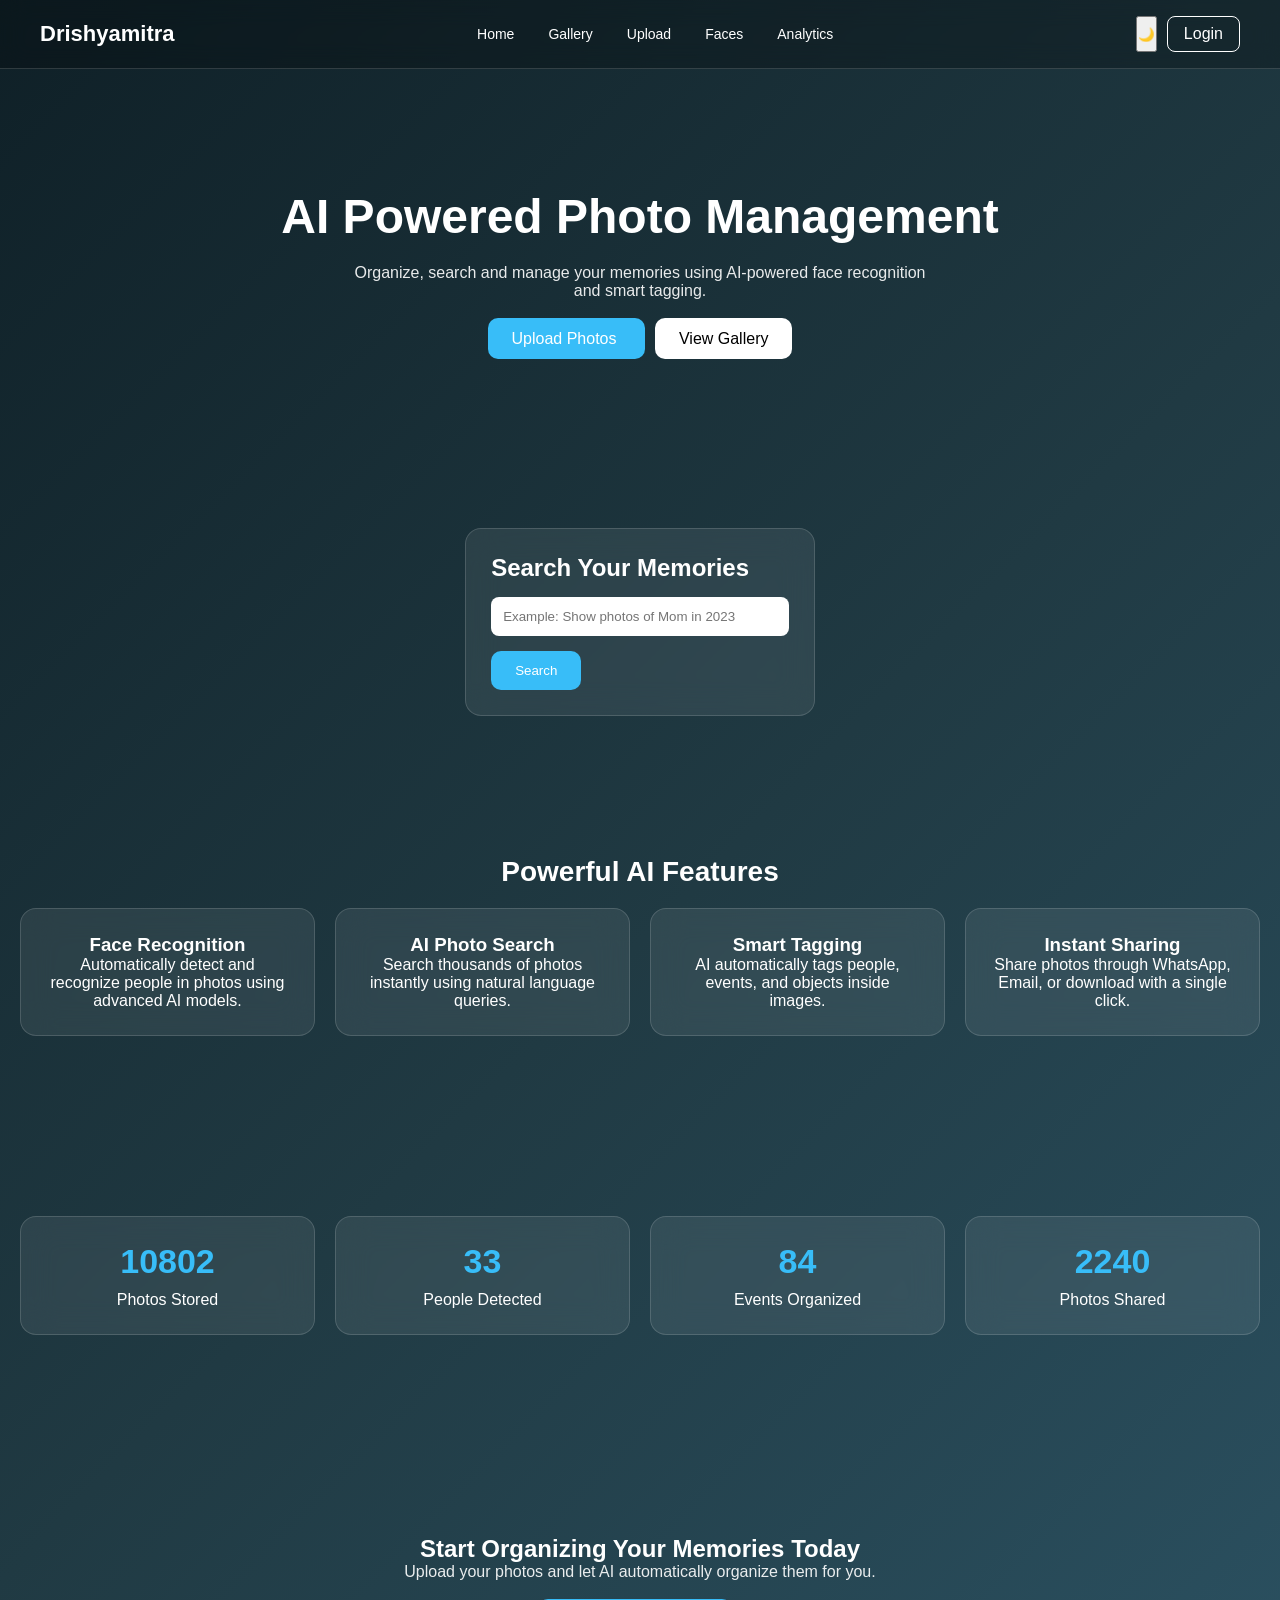
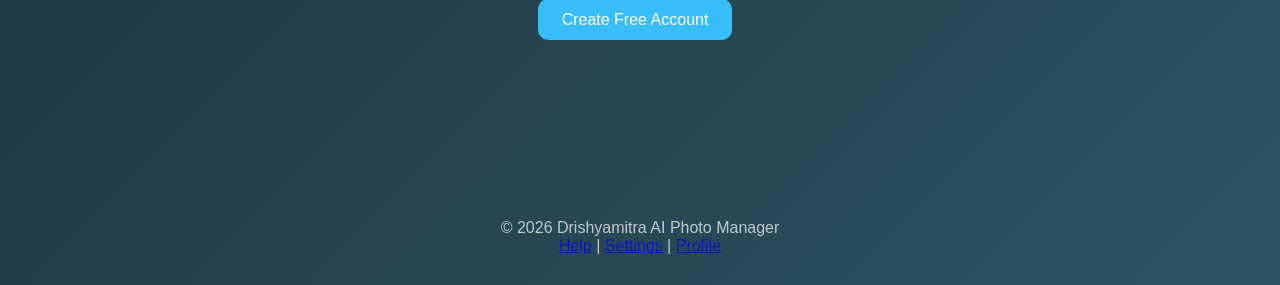
<file: index.html>
<!DOCTYPE html>
<html lang="en">

<head>

<meta charset="UTF-8">
<meta name="viewport" content="width=device-width, initial-scale=1.0">

<title>Drishyamitra - AI Photo Manager</title>

<link rel="stylesheet" href="css/style.css">

<script defer src="js/app.js"></script>

</head>


<body>

<!-- NAVBAR -->

<header class="navbar">

<div class="logo">
Drishyamitra
</div>

<nav class="nav-links">

<a href="index.html">Home</a>
<a href="pages/gallery.html">Gallery</a>
<a href="pages/upload.html">Upload</a>
<a href="pages/faces.html">Faces</a>
<a href="pages/analytics.html">Analytics</a>

</nav>

<div class="nav-actions">

<button class="dark-toggle" onclick="toggleDark()">
🌙
</button>

<a href="pages/login.html" class="btn-outline">
Login
</a>

</div>

</header>



<!-- HERO SECTION -->

<section class="hero">

<h1>
AI Powered Photo Management
</h1>

<p>
Organize, search and manage your memories using
AI-powered face recognition and smart tagging.
</p>

<div class="hero-buttons">

<a href="pages/upload.html" class="btn-primary">
Upload Photos
</a>

<a href="pages/gallery.html" class="btn-secondary">
View Gallery
</a>

</div>

</section>



<!-- AI SEARCH -->

<section class="search-section">

<div class="glass-card search-card">

<h2>Search Your Memories</h2>

<input
id="searchInput"
type="text"
placeholder="Example: Show photos of Mom in 2023"
class="search-input"
/>

<button class="btn-primary" onclick="searchPhotos()">
Search
</button>

</div>

</section>



<!-- FEATURES -->

<section class="features">

<h2 class="section-title">
Powerful AI Features
</h2>

<div class="features-grid">

<div class="glass-card feature-card">

<h3>Face Recognition</h3>

<p>
Automatically detect and recognize people in photos
using advanced AI models.
</p>

</div>


<div class="glass-card feature-card">

<h3>AI Photo Search</h3>

<p>
Search thousands of photos instantly using natural
language queries.
</p>

</div>


<div class="glass-card feature-card">

<h3>Smart Tagging</h3>

<p>
AI automatically tags people, events, and objects
inside images.
</p>

</div>


<div class="glass-card feature-card">

<h3>Instant Sharing</h3>

<p>
Share photos through WhatsApp, Email, or download
with a single click.
</p>

</div>

</div>

</section>



<!-- STATISTICS -->

<section class="stats">

<div class="stats-grid">

<div class="glass-card stat">

<h2 id="photosCount">15432</h2>
<p>Photos Stored</p>

</div>

<div class="glass-card stat">

<h2 id="peopleCount">48</h2>
<p>People Detected</p>

</div>

<div class="glass-card stat">

<h2 id="eventsCount">120</h2>
<p>Events Organized</p>

</div>

<div class="glass-card stat">

<h2 id="sharedCount">3200</h2>
<p>Photos Shared</p>

</div>

</div>

</section>



<!-- CALL TO ACTION -->

<section class="hero">

<h2>
Start Organizing Your Memories Today
</h2>

<p>
Upload your photos and let AI automatically organize them
for you.
</p>

<a href="pages/register.html" class="btn-primary">
Create Free Account
</a>

</section>



<!-- FOOTER -->

<footer class="footer">

<p>
© 2026 Drishyamitra AI Photo Manager
</p>

<p>

<a href="pages/help.html">Help</a> |
<a href="pages/settings.html">Settings</a> |
<a href="pages/profile.html">Profile</a>

</p>

</footer>


</body>
</html>
</file>
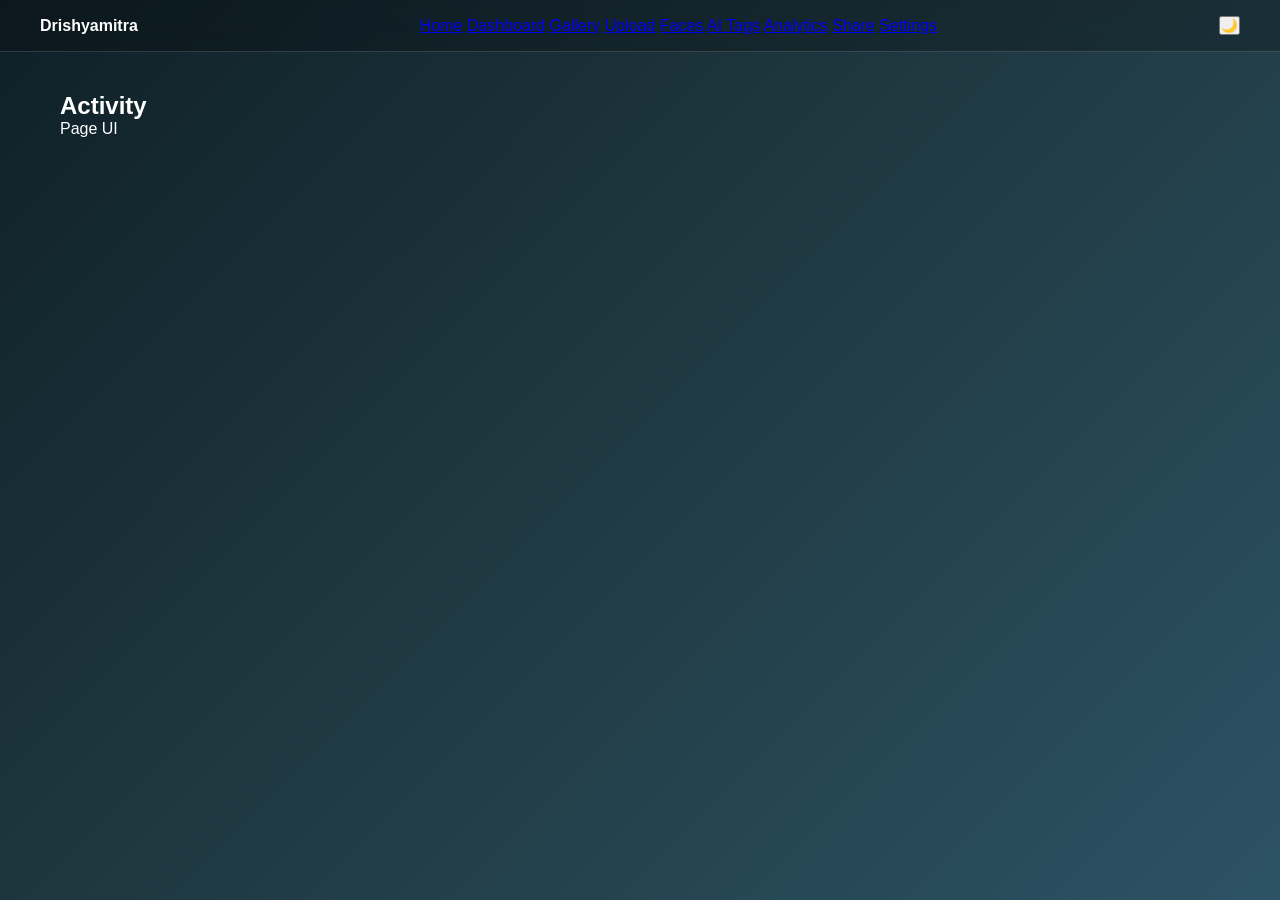
<file: pages/activity.html>
<!DOCTYPE html>
<html>
<head>
<title>Activity</title>
<link rel="stylesheet" href="../css/style.css">
<script src="../js/app.js"></script>
</head>
<body>

<div class="navbar">
<div><b>Drishyamitra</b></div>
<div>
<a href="../index.html">Home</a>
<a href="dashboard.html">Dashboard</a>
<a href="gallery.html">Gallery</a>
<a href="upload.html">Upload</a>
<a href="faces.html">Faces</a>
<a href="tags.html">AI Tags</a>
<a href="analytics.html">Analytics</a>
<a href="share.html">Share</a>
<a href="settings.html">Settings</a>
</div>
<button onclick="toggleDark()">🌙</button>
</div>

<div class="container">

<div class="card"><h2>Activity</h2><p>Page UI</p></div>

</div>

<div id="lightbox" class="lightbox" onclick="closeLightbox()">
<img id="lightbox-img">
</div>

</body>
</html>
</file>
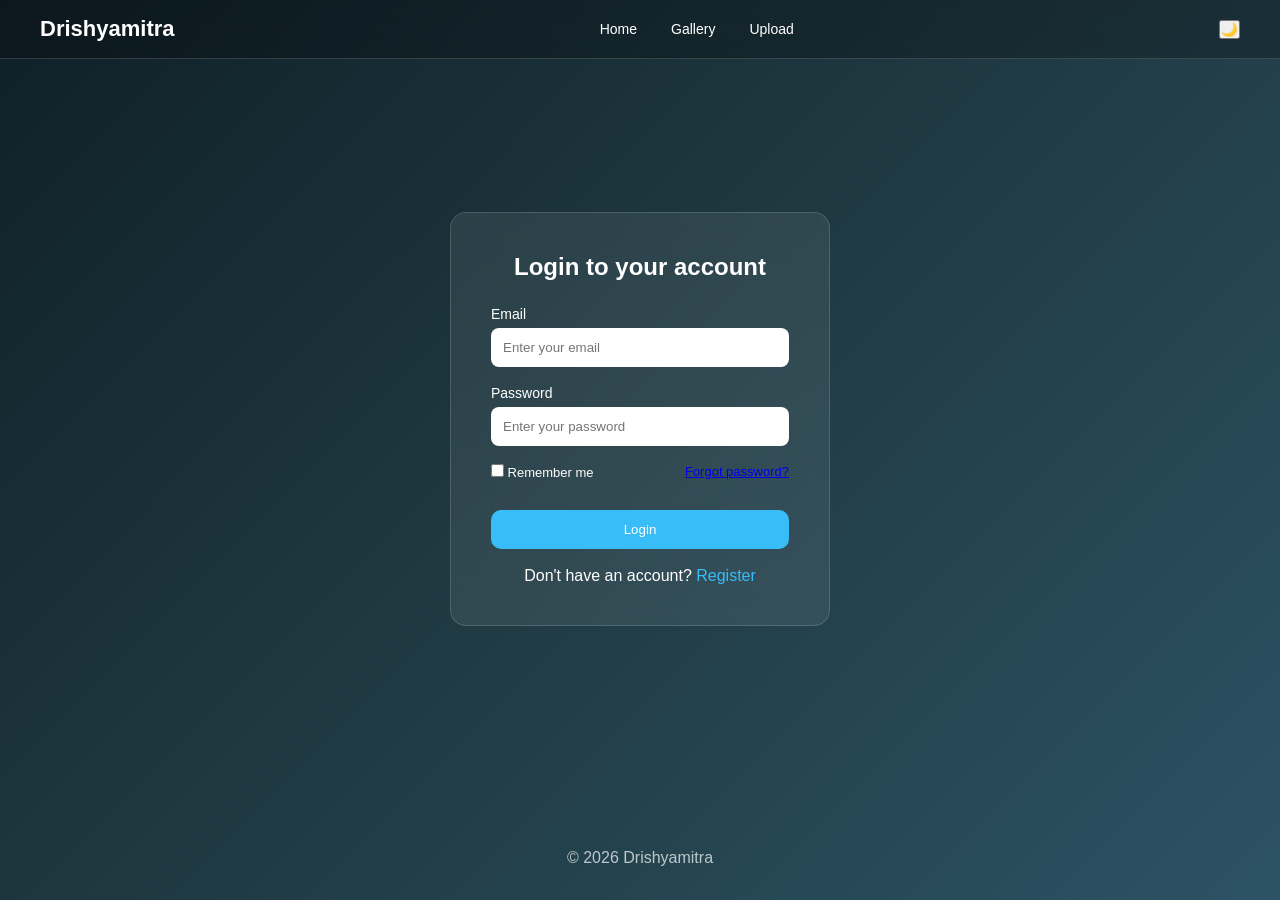
<file: pages/analytics.html>
<!DOCTYPE html>
<html>
<head>
<title>Analytics</title>
<link rel="stylesheet" href="../css/style.css">
<script src="../js/app.js"></script>
</head>
<body>

<div class="navbar">
<div><b>Drishyamitra</b></div>
<div>
<a href="../index.html">Home</a>
<a href="dashboard.html">Dashboard</a>
<a href="gallery.html">Gallery</a>
<a href="upload.html">Upload</a>
<a href="faces.html">Faces</a>
<a href="tags.html">AI Tags</a>
<a href="analytics.html">Analytics</a>
<a href="share.html">Share</a>
<a href="settings.html">Settings</a>
</div>
<button onclick="toggleDark()">🌙</button>
</div>

<div class="container">

<div class="analytics-grid">
<div class="card"><h3>Total Photos</h3><p>15432</p></div>
<div class="card"><h3>People Detected</h3><p>48</p></div>
<div class="card"><h3>Events</h3><p>123</p></div>
</div>

</div>

<div id="lightbox" class="lightbox" onclick="closeLightbox()">
<img id="lightbox-img">
</div>

</body>
</html>
</file>
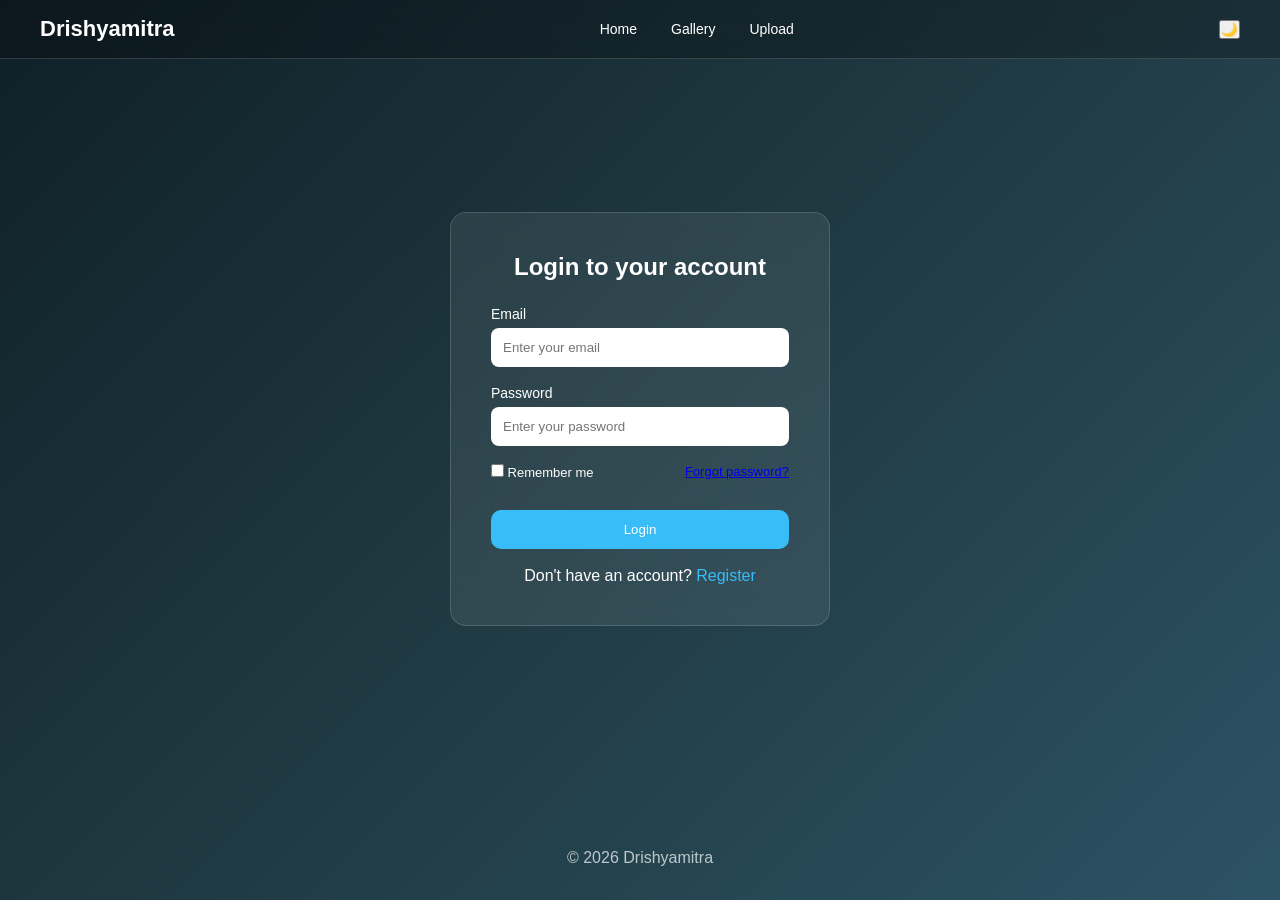
<file: pages/dashboard.html>
<!DOCTYPE html>
<html lang="en">

<head>

<meta charset="UTF-8">
<meta name="viewport" content="width=device-width, initial-scale=1.0">

<title>Dashboard | Drishyamitra</title>

<link rel="stylesheet" href="../css/style.css">

<script defer src="../js/app.js"></script>

</head>

<body>

<header class="navbar">

<div class="logo">
Drishyamitra
</div>

<nav class="nav-links">

<a href="../index.html">Home</a>
<a href="dashboard.html">Dashboard</a>
<a href="gallery.html">Gallery</a>
<a href="upload.html">Upload</a>
<a href="faces.html">Faces</a>
<a href="tags.html">AI Tags</a>
<a href="analytics.html">Analytics</a>
<a href="share.html">Share</a>
<a href="settings.html">Settings</a>

</nav>

<div class="nav-actions">

<button onclick="toggleDark()">🌙</button>

</div>

</header>



<!-- DASHBOARD -->

<div class="container">

<h1 class="section-title">Dashboard</h1>

<p style="margin-bottom:30px;">
Welcome back! Here is an overview of your photo collection.
</p>



<!-- STATISTICS -->

<div class="stats-grid">

<div class="glass-card stat">

<h2 id="photosCount">15432</h2>
<p>Total Photos</p>

</div>

<div class="glass-card stat">

<h2 id="peopleCount">48</h2>
<p>People Recognized</p>

</div>

<div class="glass-card stat">

<h2 id="eventsCount">120</h2>
<p>Events Organized</p>

</div>

<div class="glass-card stat">

<h2 id="sharedCount">3200</h2>
<p>Photos Shared</p>

</div>

</div>



<!-- QUICK ACTIONS -->

<h2 class="section-title" style="margin-top:50px;">
Quick Actions
</h2>

<div class="features-grid">

<a href="upload.html" class="glass-card">

<h3>Upload Photos</h3>

<p>Add new photos to your collection</p>

</a>

<a href="gallery.html" class="glass-card">

<h3>View Gallery</h3>

<p>Browse your photo library</p>

</a>

<a href="faces.html" class="glass-card">

<h3>Face Recognition</h3>

<p>Manage detected people</p>

</a>

<a href="analytics.html" class="glass-card">

<h3>View Analytics</h3>

<p>Check AI statistics and insights</p>

</a>

</div>



<!-- RECENT PHOTOS -->

<h2 class="section-title" style="margin-top:50px;">
Recent Photos
</h2>

<div class="masonry">

<img src="https://picsum.photos/400?1">
<img src="https://picsum.photos/400?2">
<img src="https://picsum.photos/400?3">
<img src="https://picsum.photos/400?4">
<img src="https://picsum.photos/400?5">
<img src="https://picsum.photos/400?6">

</div>


</div>



<!-- LIGHTBOX -->

<div id="lightbox" class="lightbox" onclick="closeLightbox()">
<img id="lightbox-img">
</div>



<footer class="footer">

© 2026 Drishyamitra

</footer>

</body>
</html>
</file>
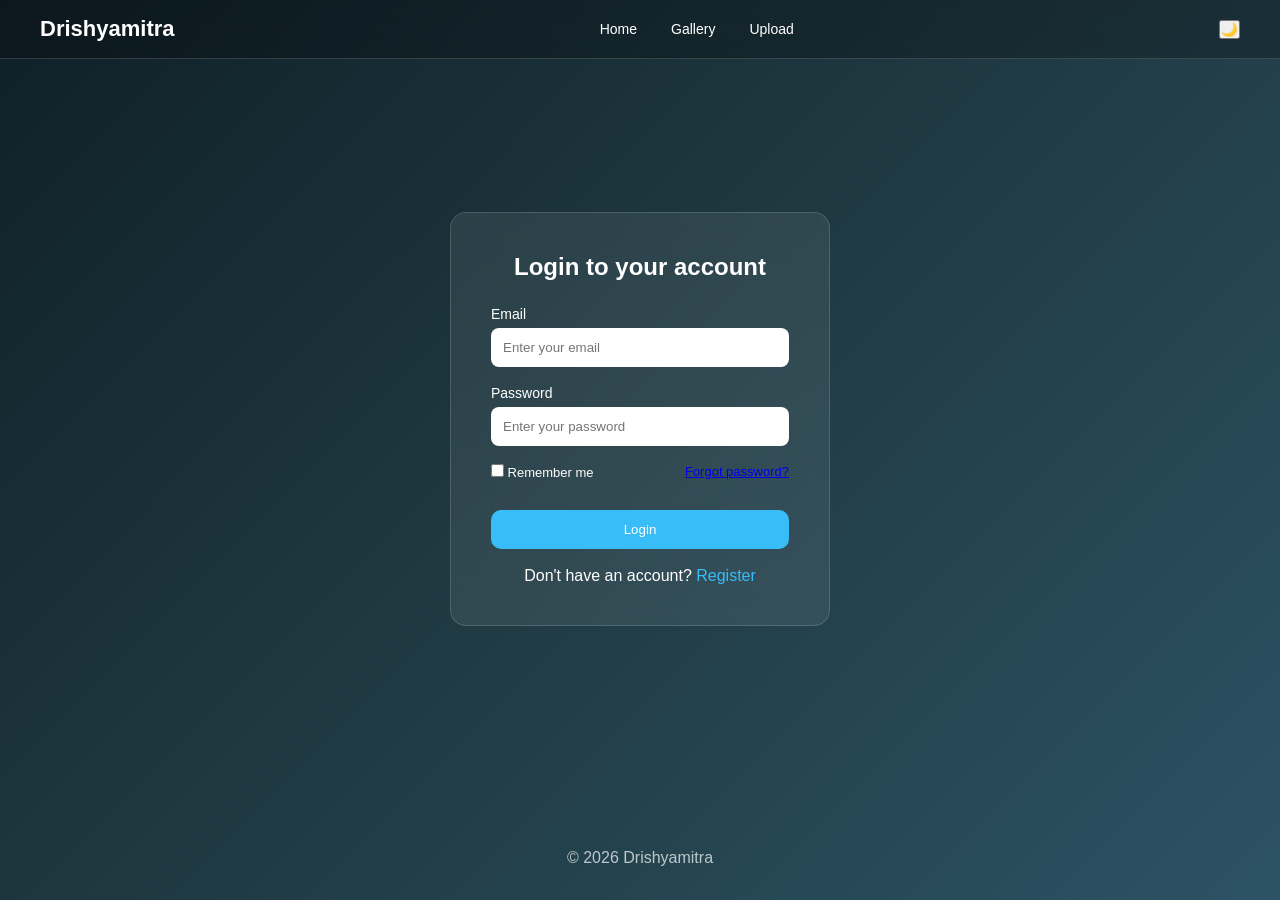
<file: pages/faces.html>
<!DOCTYPE html>
<html>
<head>
<title>Faces</title>
<link rel="stylesheet" href="../css/style.css">
<script src="../js/app.js"></script>
</head>
<body>

<div class="navbar">
<div><b>Drishyamitra</b></div>
<div>
<a href="../index.html">Home</a>
<a href="dashboard.html">Dashboard</a>
<a href="gallery.html">Gallery</a>
<a href="upload.html">Upload</a>
<a href="faces.html">Faces</a>
<a href="tags.html">AI Tags</a>
<a href="analytics.html">Analytics</a>
<a href="share.html">Share</a>
<a href="settings.html">Settings</a>
</div>
<button onclick="toggleDark()">🌙</button>
</div>

<div class="container">

<div class="card">
<h2>Face Recognition</h2>
<p>Detected faces (demo UI)</p>
<img src="https://picsum.photos/200">
<img src="https://picsum.photos/201">
</div>

</div>

<div id="lightbox" class="lightbox" onclick="closeLightbox()">
<img id="lightbox-img">
</div>

</body>
</html>
</file>
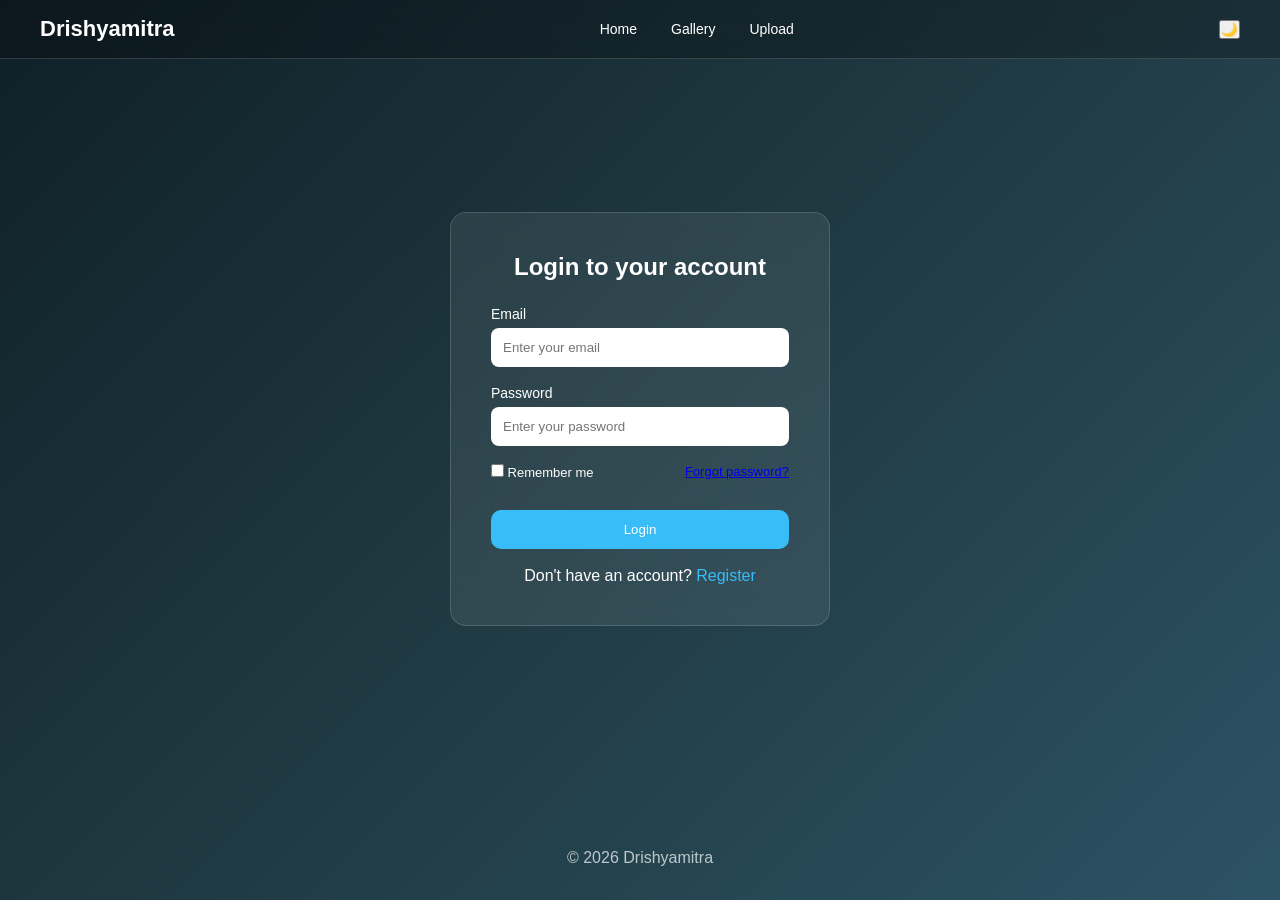
<file: pages/gallery.html>
<!DOCTYPE html>
<html>
<head>
<title>Gallery</title>
<link rel="stylesheet" href="../css/style.css">
<script src="../js/app.js"></script>
</head>
<body>

<div class="navbar">
<div><b>Drishyamitra</b></div>
<div>
<a href="../index.html">Home</a>
<a href="dashboard.html">Dashboard</a>
<a href="gallery.html">Gallery</a>
<a href="upload.html">Upload</a>
<a href="faces.html">Faces</a>
<a href="tags.html">AI Tags</a>
<a href="analytics.html">Analytics</a>
<a href="share.html">Share</a>
<a href="settings.html">Settings</a>
</div>
<button onclick="toggleDark()">🌙</button>
</div>

<div class="container">

<div class="card">
<h2>Masonry Gallery</h2>
<div class="masonry"><img src="https://picsum.photos/500?1" onclick="openLightbox(this.src)"><img src="https://picsum.photos/500?2" onclick="openLightbox(this.src)"><img src="https://picsum.photos/500?3" onclick="openLightbox(this.src)"><img src="https://picsum.photos/500?4" onclick="openLightbox(this.src)"><img src="https://picsum.photos/500?5" onclick="openLightbox(this.src)"><img src="https://picsum.photos/500?6" onclick="openLightbox(this.src)"><img src="https://picsum.photos/500?7" onclick="openLightbox(this.src)"><img src="https://picsum.photos/500?8" onclick="openLightbox(this.src)"><img src="https://picsum.photos/500?9" onclick="openLightbox(this.src)"><img src="https://picsum.photos/500?10" onclick="openLightbox(this.src)"><img src="https://picsum.photos/500?11" onclick="openLightbox(this.src)"><img src="https://picsum.photos/500?12" onclick="openLightbox(this.src)"></div>
</div>

</div>

<div id="lightbox" class="lightbox" onclick="closeLightbox()">
<img id="lightbox-img">
</div>

</body>
</html>
</file>
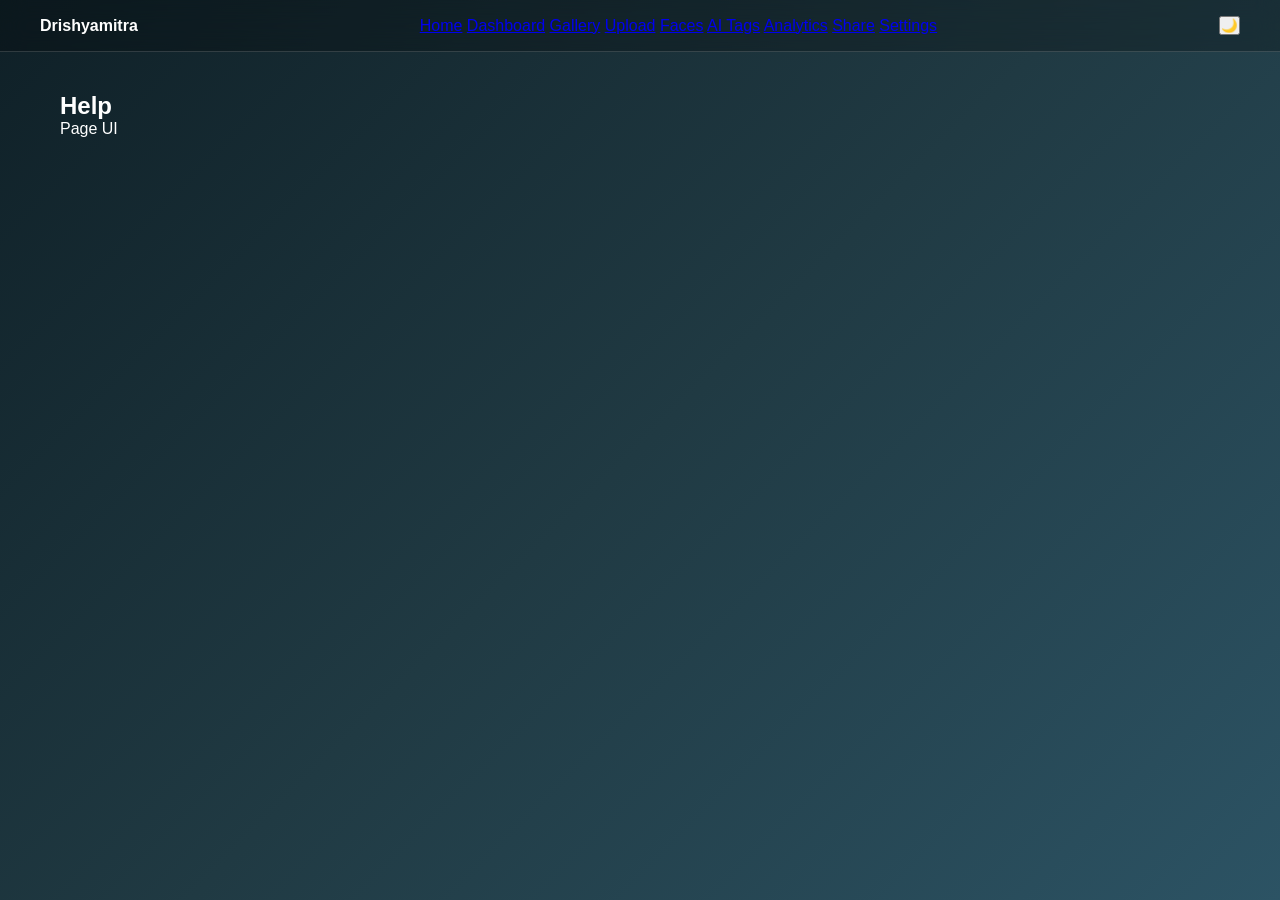
<file: pages/help.html>
<!DOCTYPE html>
<html>
<head>
<title>Help</title>
<link rel="stylesheet" href="../css/style.css">
<script src="../js/app.js"></script>
</head>
<body>

<div class="navbar">
<div><b>Drishyamitra</b></div>
<div>
<a href="../index.html">Home</a>
<a href="dashboard.html">Dashboard</a>
<a href="gallery.html">Gallery</a>
<a href="upload.html">Upload</a>
<a href="faces.html">Faces</a>
<a href="tags.html">AI Tags</a>
<a href="analytics.html">Analytics</a>
<a href="share.html">Share</a>
<a href="settings.html">Settings</a>
</div>
<button onclick="toggleDark()">🌙</button>
</div>

<div class="container">

<div class="card"><h2>Help</h2><p>Page UI</p></div>

</div>

<div id="lightbox" class="lightbox" onclick="closeLightbox()">
<img id="lightbox-img">
</div>

</body>
</html>
</file>
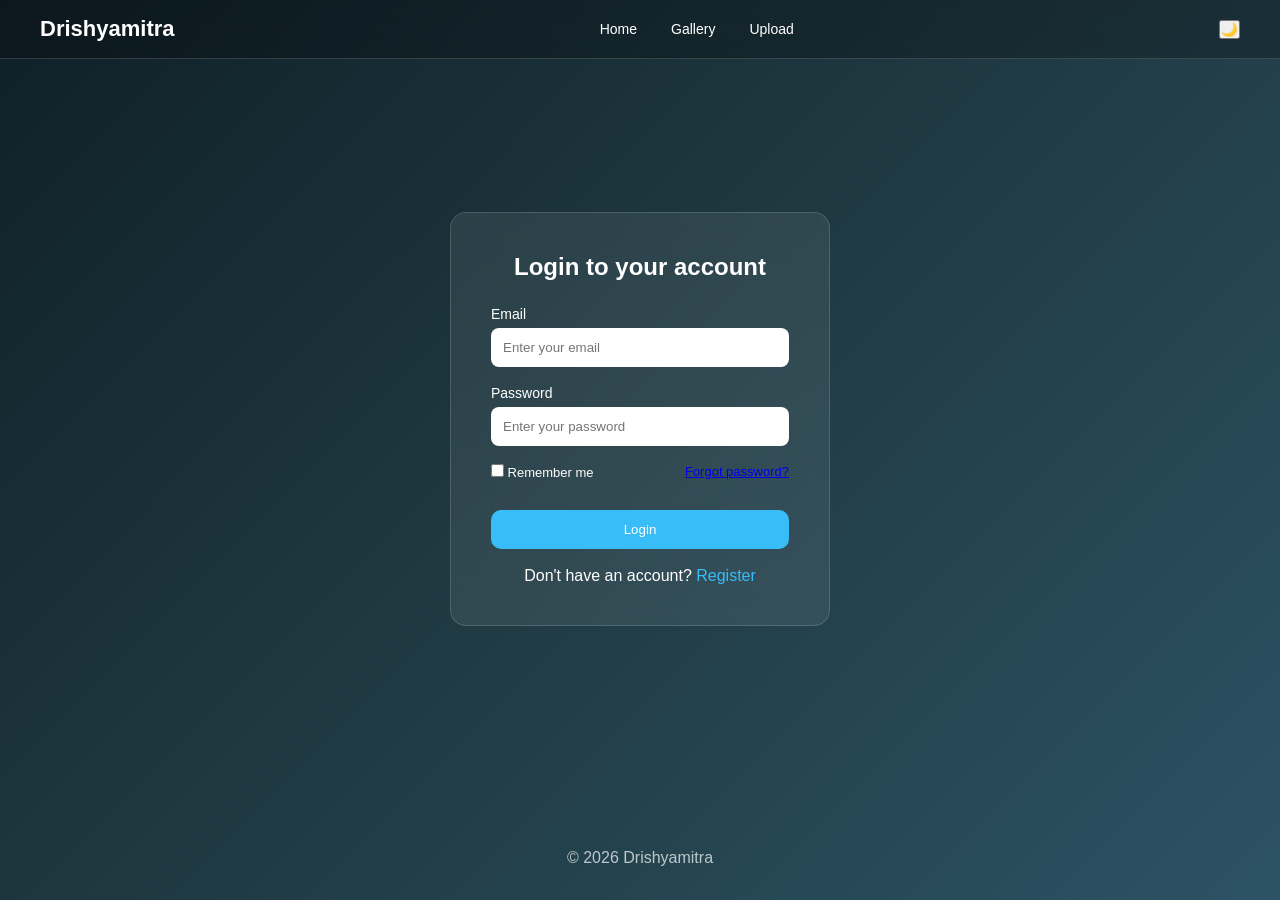
<file: pages/login.html>
<!DOCTYPE html>
<html lang="en">

<head>

<meta charset="UTF-8">
<meta name="viewport" content="width=device-width, initial-scale=1.0">

<title>Login | Drishyamitra</title>

<link rel="stylesheet" href="../css/style.css">

<script defer src="../js/app.js"></script>

</head>

<body>

<header class="navbar">

<div class="logo">Drishyamitra</div>

<nav class="nav-links">

<a href="../index.html">Home</a>
<a href="gallery.html">Gallery</a>
<a href="upload.html">Upload</a>

</nav>

<div class="nav-actions">

<button onclick="toggleDark()">🌙</button>

</div>

</header>


<!-- LOGIN SECTION -->

<section class="login-section">

<div class="login-container">

<h2>Login to your account</h2>

<form onsubmit="loginUser(event)">

<div class="form-group">

<label>Email</label>

<input
type="email"
id="email"
placeholder="Enter your email"
required
>

</div>


<div class="form-group">

<label>Password</label>

<input
type="password"
id="password"
placeholder="Enter your password"
required
>

</div>


<div class="form-options">

<label>
<input type="checkbox"> Remember me
</label>

<a href="#">Forgot password?</a>

</div>


<button class="btn-primary login-btn">
Login
</button>

</form>


<p class="register-text">

Don't have an account?

<a href="register.html">
Register
</a>

</p>

</div>

</section>


<footer class="footer">

© 2026 Drishyamitra

</footer>

</body>
</html>
</file>
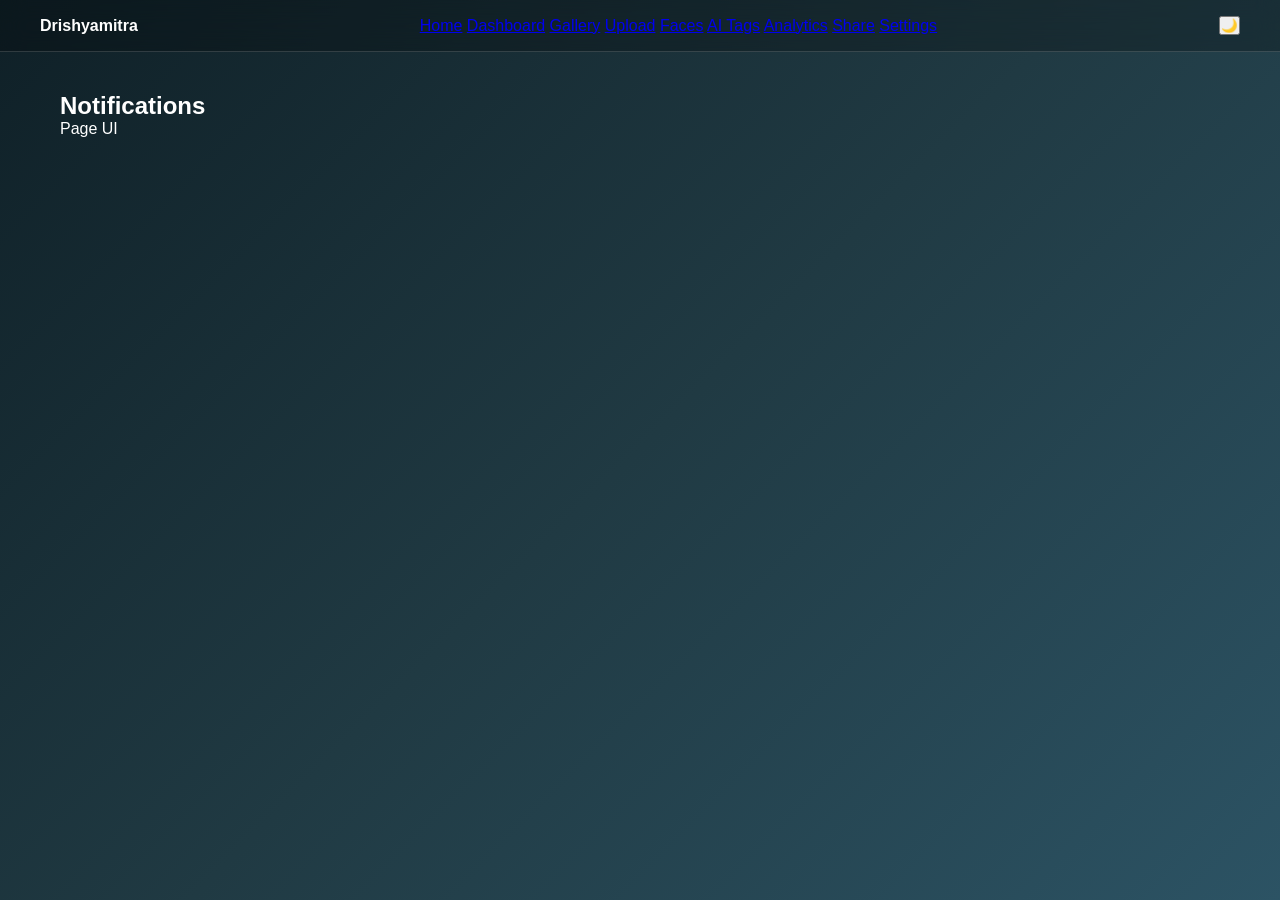
<file: pages/notifications.html>
<!DOCTYPE html>
<html>
<head>
<title>Notifications</title>
<link rel="stylesheet" href="../css/style.css">
<script src="../js/app.js"></script>
</head>
<body>

<div class="navbar">
<div><b>Drishyamitra</b></div>
<div>
<a href="../index.html">Home</a>
<a href="dashboard.html">Dashboard</a>
<a href="gallery.html">Gallery</a>
<a href="upload.html">Upload</a>
<a href="faces.html">Faces</a>
<a href="tags.html">AI Tags</a>
<a href="analytics.html">Analytics</a>
<a href="share.html">Share</a>
<a href="settings.html">Settings</a>
</div>
<button onclick="toggleDark()">🌙</button>
</div>

<div class="container">

<div class="card"><h2>Notifications</h2><p>Page UI</p></div>

</div>

<div id="lightbox" class="lightbox" onclick="closeLightbox()">
<img id="lightbox-img">
</div>

</body>
</html>
</file>
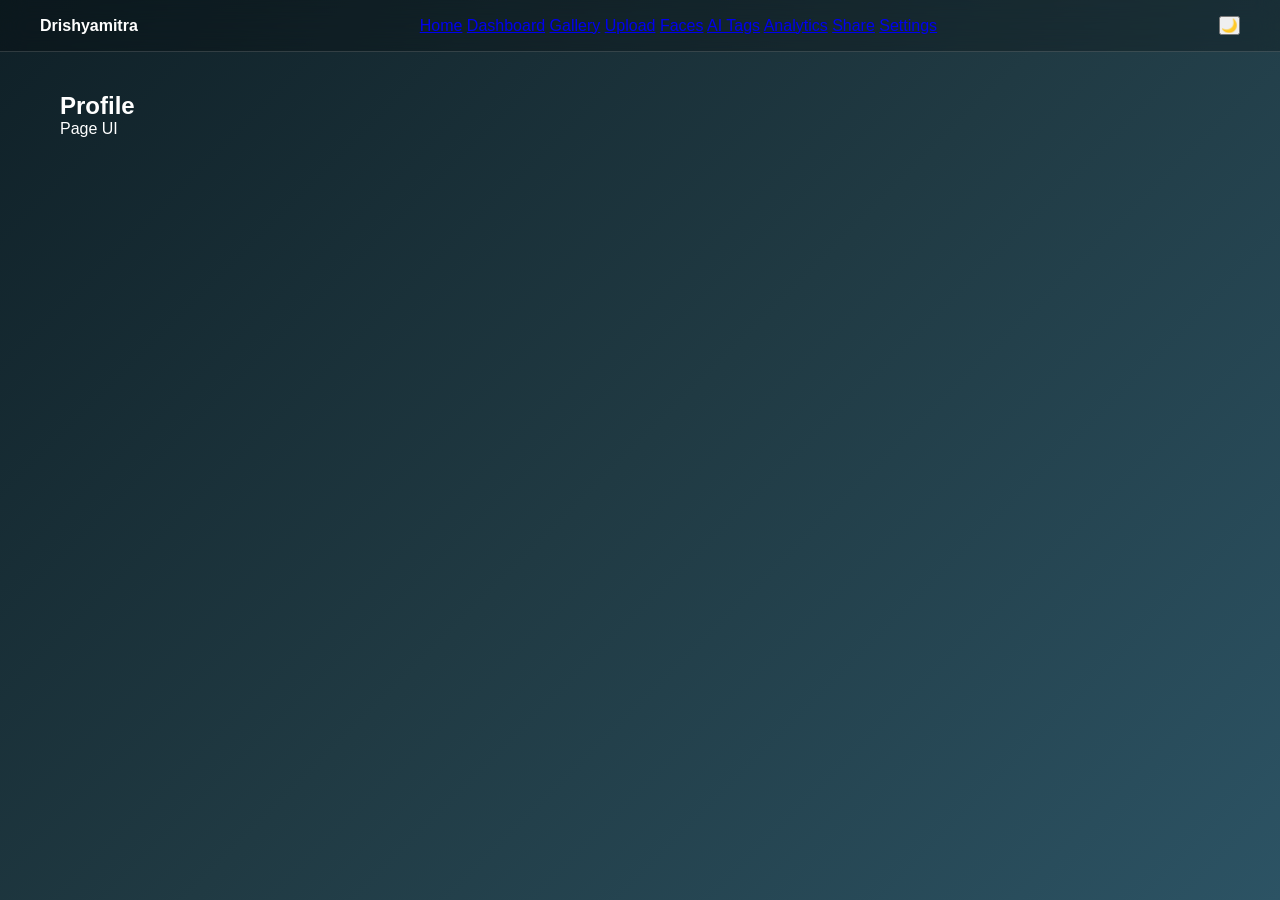
<file: pages/profile.html>
<!DOCTYPE html>
<html>
<head>
<title>Profile</title>
<link rel="stylesheet" href="../css/style.css">
<script src="../js/app.js"></script>
</head>
<body>

<div class="navbar">
<div><b>Drishyamitra</b></div>
<div>
<a href="../index.html">Home</a>
<a href="dashboard.html">Dashboard</a>
<a href="gallery.html">Gallery</a>
<a href="upload.html">Upload</a>
<a href="faces.html">Faces</a>
<a href="tags.html">AI Tags</a>
<a href="analytics.html">Analytics</a>
<a href="share.html">Share</a>
<a href="settings.html">Settings</a>
</div>
<button onclick="toggleDark()">🌙</button>
</div>

<div class="container">

<div class="card"><h2>Profile</h2><p>Page UI</p></div>

</div>

<div id="lightbox" class="lightbox" onclick="closeLightbox()">
<img id="lightbox-img">
</div>

</body>
</html>
</file>
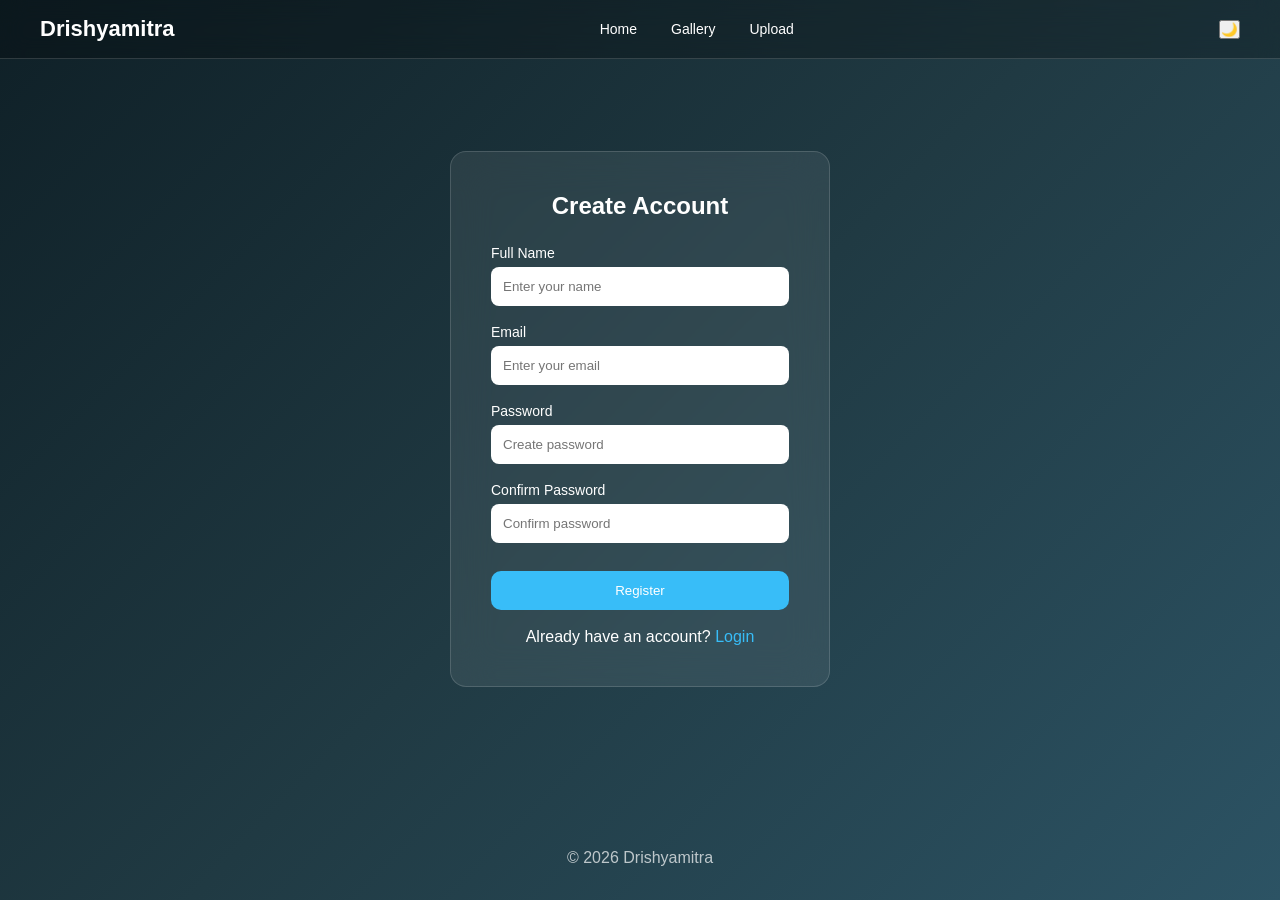
<file: pages/register.html>
<!DOCTYPE html>
<html lang="en">

<head>

<meta charset="UTF-8">
<meta name="viewport" content="width=device-width, initial-scale=1.0">

<title>Register | Drishyamitra</title>

<link rel="stylesheet" href="../css/style.css">

<script defer src="../js/app.js"></script>

</head>

<body>

<header class="navbar">

<div class="logo">Drishyamitra</div>

<nav class="nav-links">

<a href="../index.html">Home</a>
<a href="gallery.html">Gallery</a>
<a href="upload.html">Upload</a>

</nav>

<div class="nav-actions">

<button onclick="toggleDark()">🌙</button>

</div>

</header>



<!-- REGISTER SECTION -->

<section class="login-section">

<div class="login-container">

<h2>Create Account</h2>

<form onsubmit="registerUser(event)">

<div class="form-group">

<label>Full Name</label>

<input
type="text"
id="name"
placeholder="Enter your name"
required
>

</div>


<div class="form-group">

<label>Email</label>

<input
type="email"
id="email"
placeholder="Enter your email"
required
>

</div>


<div class="form-group">

<label>Password</label>

<input
type="password"
id="password"
placeholder="Create password"
required
>

</div>


<div class="form-group">

<label>Confirm Password</label>

<input
type="password"
id="confirmPassword"
placeholder="Confirm password"
required
>

</div>


<button class="btn-primary login-btn">
Register
</button>

</form>


<p class="register-text">

Already have an account?

<a href="login.html">
Login
</a>

</p>

</div>

</section>



<footer class="footer">

© 2026 Drishyamitra

</footer>


</body>
</html>
</file>
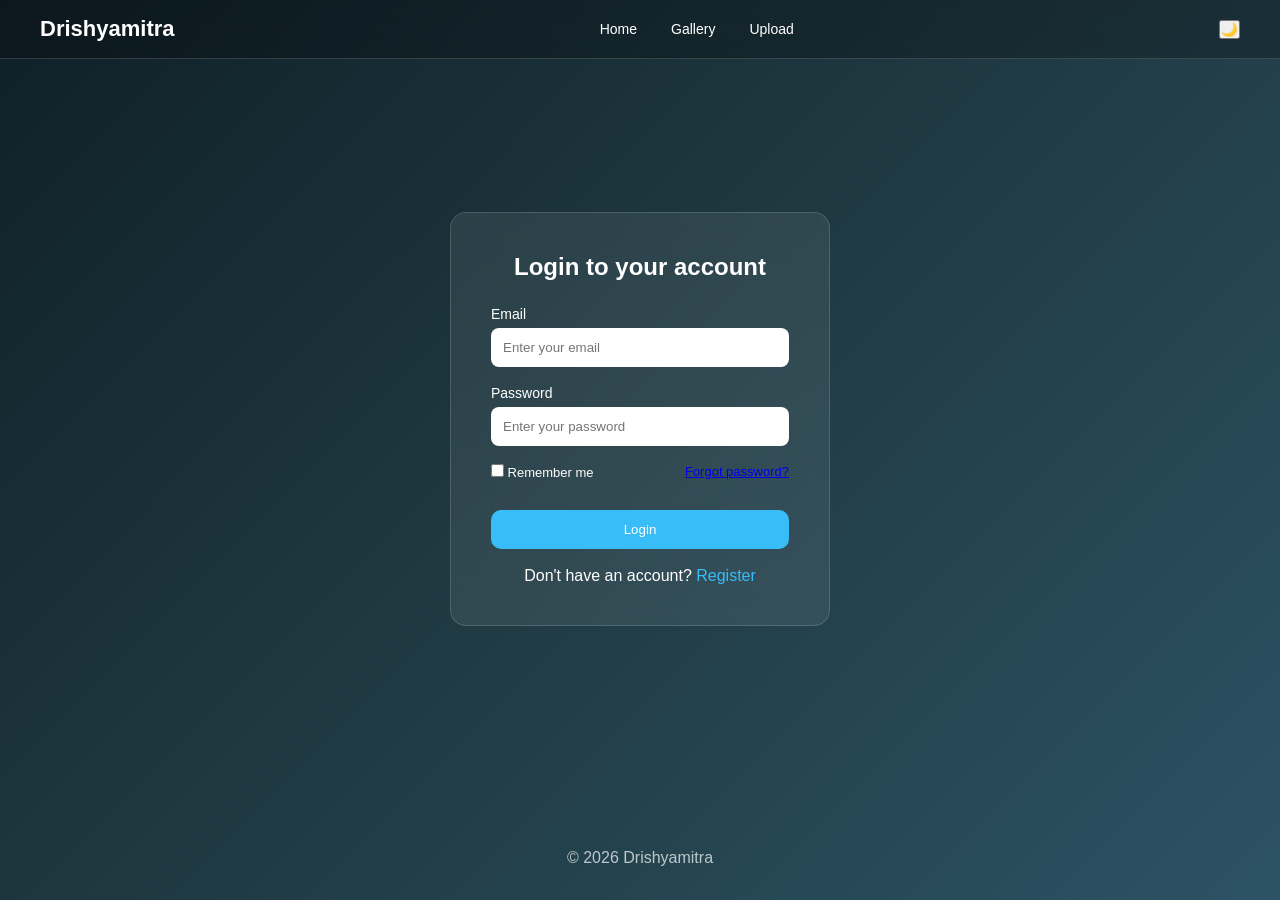
<file: pages/settings.html>
<!DOCTYPE html>
<html>
<head>
<title>Settings</title>
<link rel="stylesheet" href="../css/style.css">
<script src="../js/app.js"></script>
</head>
<body>

<div class="navbar">
<div><b>Drishyamitra</b></div>
<div>
<a href="../index.html">Home</a>
<a href="dashboard.html">Dashboard</a>
<a href="gallery.html">Gallery</a>
<a href="upload.html">Upload</a>
<a href="faces.html">Faces</a>
<a href="tags.html">AI Tags</a>
<a href="analytics.html">Analytics</a>
<a href="share.html">Share</a>
<a href="settings.html">Settings</a>
</div>
<button onclick="toggleDark()">🌙</button>
</div>

<div class="container">

<div class="card">
<h2>Settings</h2>
<p>Account / Preferences</p>
</div>

</div>

<div id="lightbox" class="lightbox" onclick="closeLightbox()">
<img id="lightbox-img">
</div>

</body>
</html>
</file>
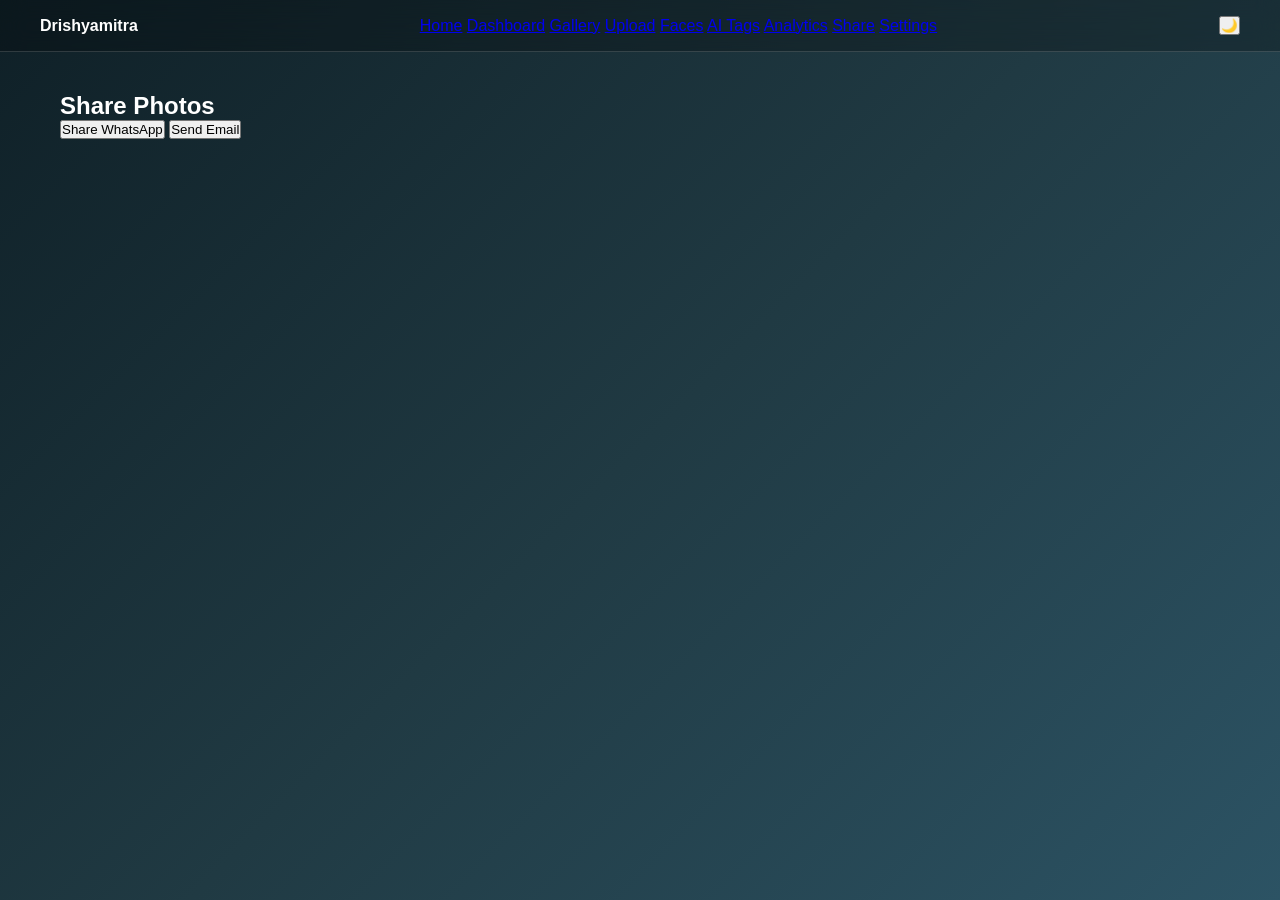
<file: pages/share.html>
<!DOCTYPE html>
<html>
<head>
<title>Share</title>
<link rel="stylesheet" href="../css/style.css">
<script src="../js/app.js"></script>
</head>
<body>

<div class="navbar">
<div><b>Drishyamitra</b></div>
<div>
<a href="../index.html">Home</a>
<a href="dashboard.html">Dashboard</a>
<a href="gallery.html">Gallery</a>
<a href="upload.html">Upload</a>
<a href="faces.html">Faces</a>
<a href="tags.html">AI Tags</a>
<a href="analytics.html">Analytics</a>
<a href="share.html">Share</a>
<a href="settings.html">Settings</a>
</div>
<button onclick="toggleDark()">🌙</button>
</div>

<div class="container">

<div class="card share">
<h2>Share Photos</h2>
<button class="btn">Share WhatsApp</button>
<button class="btn">Send Email</button>
</div>

</div>

<div id="lightbox" class="lightbox" onclick="closeLightbox()">
<img id="lightbox-img">
</div>

</body>
</html>
</file>
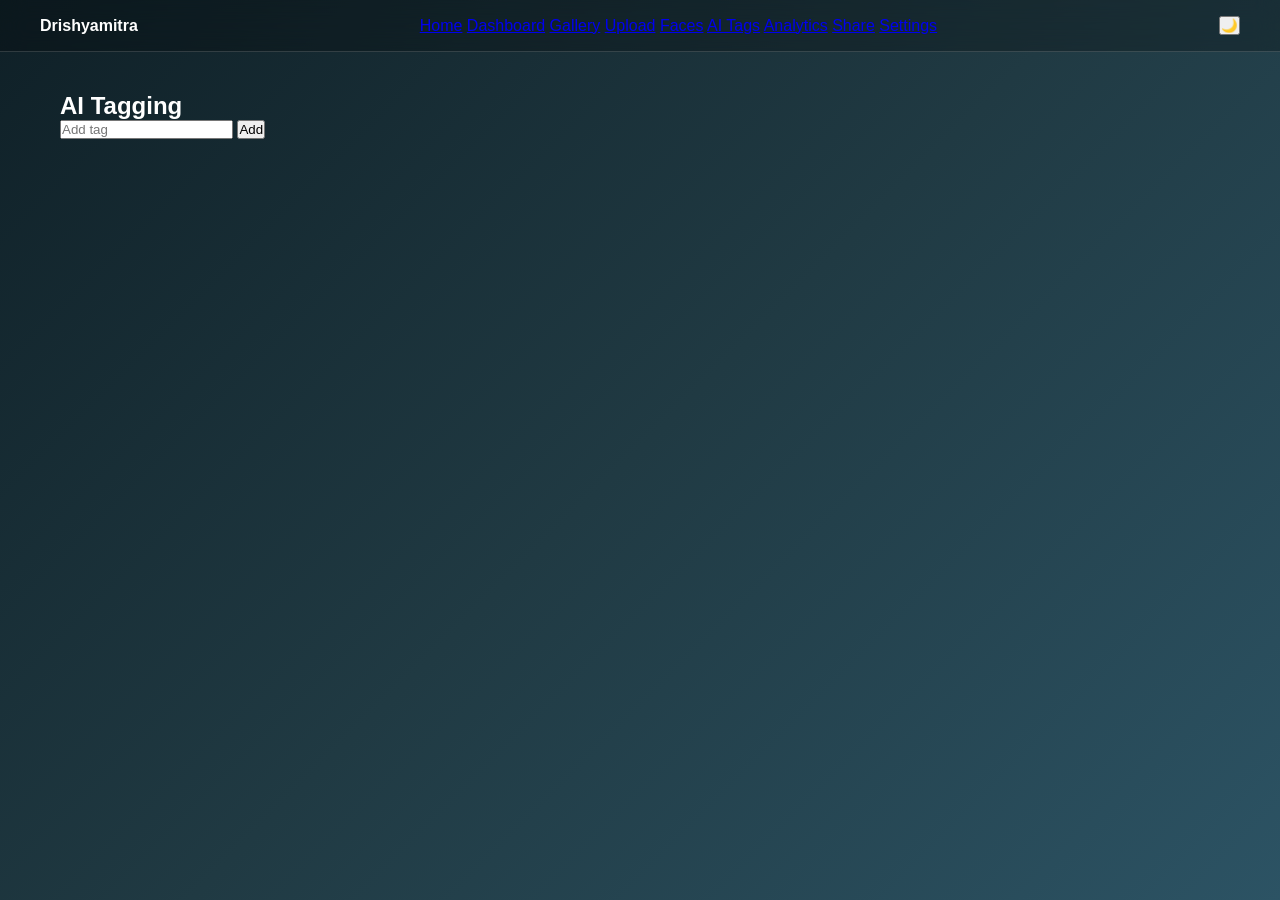
<file: pages/tags.html>
<!DOCTYPE html>
<html>
<head>
<title>AI Tags</title>
<link rel="stylesheet" href="../css/style.css">
<script src="../js/app.js"></script>
</head>
<body>

<div class="navbar">
<div><b>Drishyamitra</b></div>
<div>
<a href="../index.html">Home</a>
<a href="dashboard.html">Dashboard</a>
<a href="gallery.html">Gallery</a>
<a href="upload.html">Upload</a>
<a href="faces.html">Faces</a>
<a href="tags.html">AI Tags</a>
<a href="analytics.html">Analytics</a>
<a href="share.html">Share</a>
<a href="settings.html">Settings</a>
</div>
<button onclick="toggleDark()">🌙</button>
</div>

<div class="container">

<div class="card">
<h2>AI Tagging</h2>
<input id="tagInput" placeholder="Add tag">
<button class="btn" onclick="addTag()">Add</button>
<div id="tags"></div>
</div>

</div>

<div id="lightbox" class="lightbox" onclick="closeLightbox()">
<img id="lightbox-img">
</div>

</body>
</html>
</file>
<file: css/style.css>
:root{

--bg:#0f172a;
--card:rgba(255,255,255,0.08);
--text:#ffffff;
--accent:#38bdf8;
--border:rgba(255,255,255,0.15);

}

body.light{

--bg:#f3f4f6;
--card:rgba(255,255,255,0.9);
--text:#111827;

}

*{
margin:0;
padding:0;
box-sizing:border-box;
font-family:Segoe UI, sans-serif;
}

body{

background:linear-gradient(135deg,#0f2027,#203a43,#2c5364);
color:var(--text);
min-height:100vh;

}


/* NAVBAR */

.navbar{

display:flex;
justify-content:space-between;
align-items:center;
padding:18px 40px;

background:rgba(0,0,0,0.25);
backdrop-filter:blur(12px);

border-bottom:1px solid var(--border);

}

.logo{

font-size:22px;
font-weight:600;

}

.nav-links a{

margin:0 10px;
text-decoration:none;
color:var(--text);
font-size:14px;

}

.nav-links a:hover{

color:var(--accent);

}

.nav-actions{

display:flex;
gap:10px;

}


/* HERO */

.hero{

text-align:center;
padding:120px 20px;

}

.hero h1{

font-size:48px;
margin-bottom:20px;

}

.hero p{

max-width:600px;
margin:auto;
margin-bottom:30px;
opacity:.9;

}


/* BUTTONS */

.btn-primary{

background:var(--accent);
padding:12px 24px;
border-radius:10px;
text-decoration:none;
color:white;
border:none;
margin-right:10px;

}

.btn-secondary{

background:white;
color:black;
padding:12px 24px;
border-radius:10px;
text-decoration:none;

}

.btn-outline{

border:1px solid white;
padding:8px 16px;
border-radius:8px;
text-decoration:none;
color:white;

}


/* GLASS CARD */

.glass-card{

background:var(--card);
padding:25px;
border-radius:16px;
backdrop-filter:blur(16px);
border:1px solid var(--border);
transition:0.3s;

}

.glass-card:hover{

transform:translateY(-5px);

}


/* SEARCH */

.search-section{

display:flex;
justify-content:center;
padding:60px 20px;

}

.search-input{

width:100%;
padding:12px;
border-radius:8px;
border:none;
margin:15px 0;

}


/* FEATURES */

.features{

padding:80px 20px;
text-align:center;

}

.section-title{

font-size:32px;
margin-bottom:40px;

}

.features-grid{

display:grid;
grid-template-columns:repeat(auto-fit,minmax(250px,1fr));
gap:30px;

}


/* STATS */

.stats{

padding:80px 20px;

}

.stats-grid{

display:grid;
grid-template-columns:repeat(auto-fit,minmax(200px,1fr));
gap:20px;

}

.stat{

text-align:center;

}

.stat h2{

font-size:36px;
margin-bottom:10px;

}


/* FOOTER */

.footer{

text-align:center;
padding:30px;
opacity:.7;

}


/* LOGIN PAGE */

.login-section{

display:flex;
justify-content:center;
align-items:center;
height:80vh;

}

.login-container{

width:380px;
padding:40px;

background:var(--card);
border-radius:16px;

backdrop-filter:blur(20px);
border:1px solid var(--border);

}

.login-container h2{

text-align:center;
margin-bottom:25px;

}

.form-group{

margin-bottom:18px;

}

.form-group label{

display:block;
margin-bottom:6px;
font-size:14px;

}

.form-group input{

width:100%;
padding:12px;

border-radius:8px;
border:none;

}

.form-options{

display:flex;
justify-content:space-between;
font-size:13px;
margin-bottom:20px;

}

.login-btn{

width:100%;
margin-top:10px;

}

.register-text{

text-align:center;
margin-top:18px;

}

.register-text a{

color:var(--accent);
text-decoration:none;

}


/* REGISTER & LOGIN FORM */

.login-section{

display:flex;
justify-content:center;
align-items:center;
height:80vh;

}

.login-container{

width:380px;
padding:40px;

background:var(--card);
border-radius:16px;

backdrop-filter:blur(20px);
border:1px solid var(--border);

}

.login-container h2{

text-align:center;
margin-bottom:25px;

}

.form-group{

margin-bottom:18px;

}

.form-group label{

display:block;
margin-bottom:6px;
font-size:14px;

}

.form-group input{

width:100%;
padding:12px;

border-radius:8px;
border:none;

}

.login-btn{

width:100%;
margin-top:10px;

}

.register-text{

text-align:center;
margin-top:18px;

}

.register-text a{

color:var(--accent);
text-decoration:none;

}


/* =========================
GLOBAL VARIABLES
========================= */

:root{

--bg:#0f172a;
--card:rgba(255,255,255,0.08);
--text:#ffffff;
--accent:#38bdf8;
--border:rgba(255,255,255,0.15);

}

/* LIGHT MODE */

body.light{

--bg:#f3f4f6;
--card:rgba(255,255,255,0.9);
--text:#111827;

}


/* =========================
GLOBAL RESET
========================= */

*{

margin:0;
padding:0;
box-sizing:border-box;
font-family:Segoe UI, sans-serif;

}

body{

background:linear-gradient(135deg,#0f2027,#203a43,#2c5364);
color:var(--text);
min-height:100vh;

}


/* =========================
NAVBAR
========================= */

.navbar{

display:flex;
justify-content:space-between;
align-items:center;

padding:16px 40px;

background:rgba(0,0,0,0.25);
backdrop-filter:blur(12px);

border-bottom:1px solid var(--border);

}

.logo{

font-size:22px;
font-weight:600;

}

.nav-links{

display:flex;
gap:14px;

}

.nav-links a{

text-decoration:none;
color:var(--text);
font-size:14px;
transition:.2s;

}

.nav-links a:hover{

color:var(--accent);

}

.nav-actions{

display:flex;
gap:10px;

}


/* =========================
CONTAINER
========================= */

.container{

max-width:1200px;
margin:auto;
padding:40px 20px;

}


/* =========================
SECTION TITLES
========================= */

.section-title{

font-size:28px;
margin-bottom:20px;

}


/* =========================
GLASS CARD
========================= */

.glass-card{

background:var(--card);
padding:25px;
border-radius:16px;

backdrop-filter:blur(16px);

border:1px solid var(--border);

transition:0.3s;

}

.glass-card:hover{

transform:translateY(-4px);

}


/* =========================
STATS GRID
========================= */

.stats-grid{

display:grid;
grid-template-columns:repeat(auto-fit,minmax(220px,1fr));
gap:20px;

margin-top:20px;

}

.stat{

text-align:center;

}

.stat h2{

font-size:34px;
margin-bottom:10px;
color:var(--accent);

}


/* =========================
FEATURE GRID
========================= */

.features-grid{

display:grid;
grid-template-columns:repeat(auto-fit,minmax(250px,1fr));
gap:20px;

margin-top:20px;

}

.features-grid a{

text-decoration:none;
color:var(--text);

}


/* =========================
MASONRY GALLERY
========================= */

.masonry{

column-count:3;
column-gap:12px;

margin-top:20px;

}

.masonry img{

width:100%;
margin-bottom:12px;

border-radius:12px;

cursor:pointer;
transition:0.3s;

}

.masonry img:hover{

transform:scale(1.03);

}


/* RESPONSIVE GALLERY */

@media(max-width:900px){

.masonry{
column-count:2;
}

}

@media(max-width:500px){

.masonry{
column-count:1;
}

}


/* =========================
LIGHTBOX
========================= */

.lightbox{

position:fixed;

top:0;
left:0;

width:100%;
height:100%;

background:rgba(0,0,0,.9);

display:none;

align-items:center;
justify-content:center;

z-index:1000;

}

.lightbox img{

max-width:90%;
max-height:90%;

border-radius:12px;

}


/* =========================
FOOTER
========================= */

.footer{

text-align:center;
padding:30px;
margin-top:40px;

opacity:.7;

}


/* =========================
MOBILE NAVBAR
========================= */

@media(max-width:768px){

.nav-links{

display:none;

}

.section-title{

font-size:22px;

}

}

/* MOBILE */

@media(max-width:768px){

.hero h1{

font-size:32px;

}

.nav-links{

display:none;

}

}
</file>
